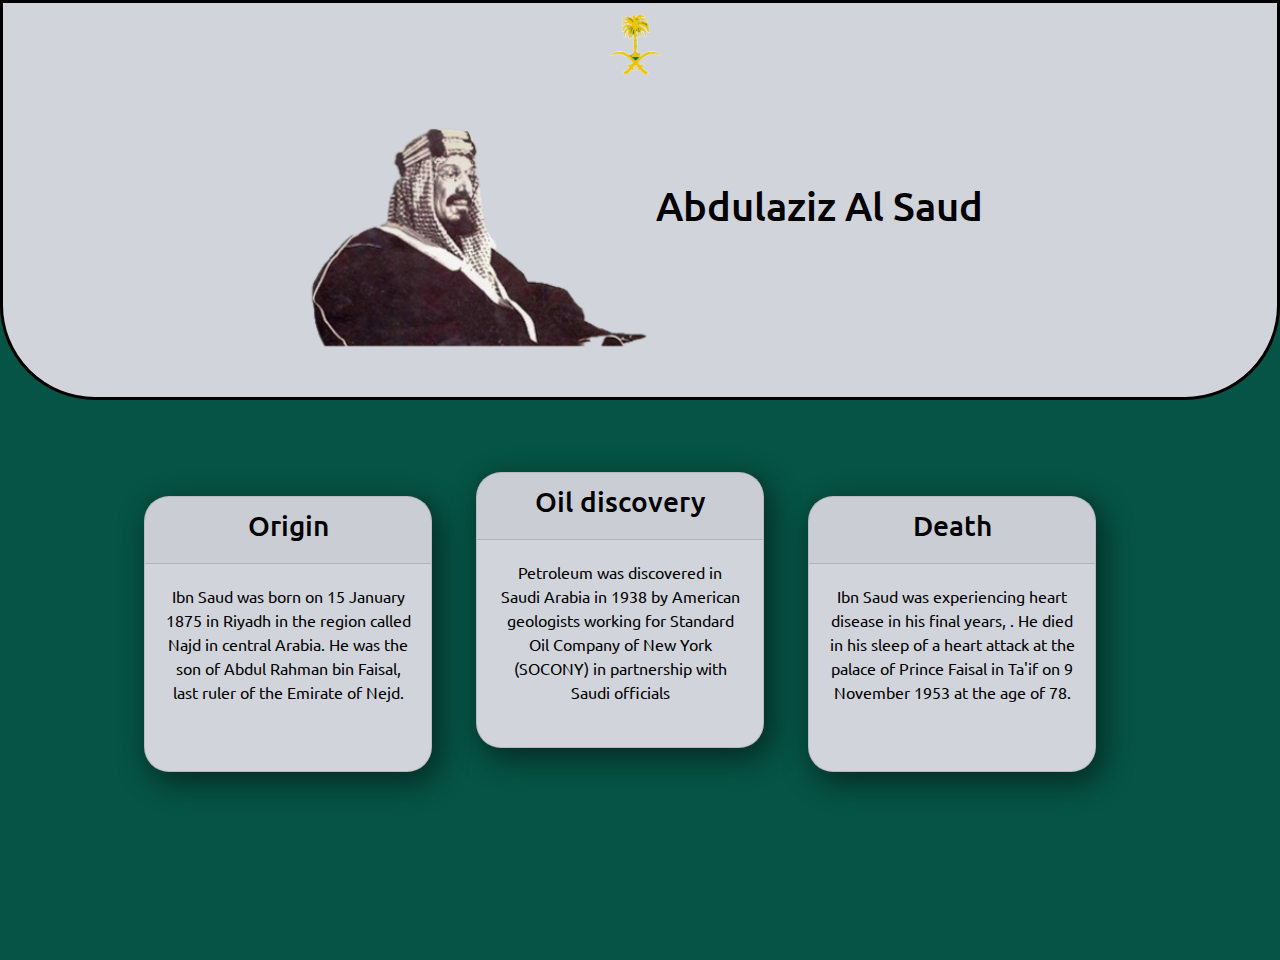
<file: aziz.html>
<!DOCTYPE html>
<html lang="en">
<head>
    <meta charset="UTF-8">
    <meta name="viewport" content="width=device-width, initial-scale=1.0">
    <title>King Abdulaziz</title>
    <link rel="stylesheet" href="https://stackpath.bootstrapcdn.com/bootstrap/4.5.2/css/bootstrap.min.css">
    <link rel="stylesheet" href="styles.css">
    <link href="https://fonts.googleapis.com/css2?family=Ubuntu:wght@500&display=swap" rel="stylesheet">
    <link href="https://fonts.googleapis.com/css2?family=Ubuntu:wght@300&display=swap" rel="stylesheet">


</head>
<body>
    
    

      <div class="header">
        <ul class="nav   justify-content-center">
          
          <li class="nav-item">
            <a class="nav-link" href="index.html"><img class="logo" src="addd.png" alt=""> </a>
          </li>
          
         
        </ul>
         <div class="himg">   <h1 class="name" > <span><img class="aziz" src="tAziz2.png" alt=""></span>  Abdulaziz Al Saud</h1> </div>

      </div>
             
        
    
       <div class="container-fluid" >


         
        <div class="Who">
            
             

          <div class="card text-white smallcard mb-3" style="max-width: 18rem;  ">
            <div class="card-header"><h3>Origin</h3></div>
            <div class="card-body">
              
              <p class="card-text">Ibn Saud was born on 15 January 1875 in Riyadh in the region called Najd in central Arabia. He was the son of Abdul Rahman bin Faisal, last ruler of the Emirate of Nejd.</p>
            </div>
          </div>
          <div class="card text-white smallcard mb-3" style="max-width: 18rem;  ">
            <div class="card-header"><h3>Oil discovery </h3></div>
            <div class="card-body">
              
              <p class="card-text">Petroleum was discovered in Saudi Arabia in 1938 by American geologists working for Standard Oil Company of New York (SOCONY) in partnership with Saudi officials </p>
            </div>
          </div>
          <div class="card text-white smallcard mb-3 " style="max-width: 18rem;">
            <div class="card-header"><h3>Death</h3></div>
            <div class="card-body">
              
              <p class="card-text">Ibn Saud was experiencing heart disease in his final years, .  He died in his sleep of a heart attack at the palace of Prince Faisal in Ta'if on 9 November 1953 at the age of 78.</p>
            </div>
          </div>
           


        </div>



       </div>


     
    
</body>
</html>
</file>
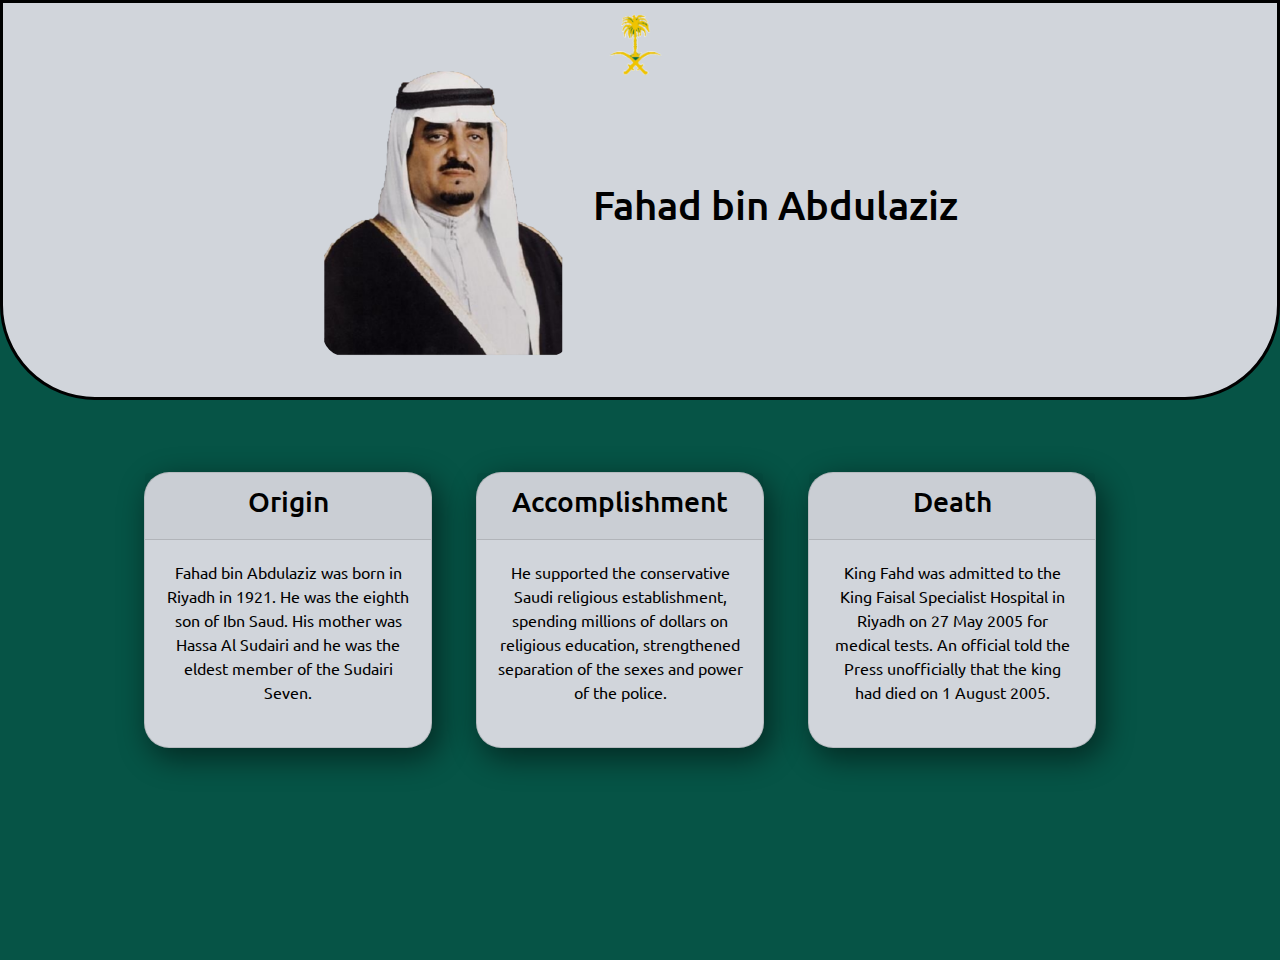
<file: Fahad.html>
<!DOCTYPE html>
<html lang="en">
<head>
    <meta charset="UTF-8">
    <meta name="viewport" content="width=device-width, initial-scale=1.0">
    <title>King Fahad</title>
    <link rel="stylesheet" href="https://stackpath.bootstrapcdn.com/bootstrap/4.5.2/css/bootstrap.min.css">
    <link rel="stylesheet" href="styles.css">
    <link href="https://fonts.googleapis.com/css2?family=Ubuntu:wght@500&display=swap" rel="stylesheet">
    <link href="https://fonts.googleapis.com/css2?family=Ubuntu:wght@300&display=swap" rel="stylesheet">


</head>
<body>
    
    

      <div class="header">
        <ul class="nav   justify-content-center">
          
          
          <li class="nav-item">
            <a class="nav-link" href="index.html"><img class="logo" src="addd.png" alt=""> </a>
          </li>
          
          
        </ul>
         <div class="himg">   <h1 class="name" > <span><img class="fahad" src="king fahad.png" alt=""></span> Fahad bin Abdulaziz</h1> </div>

      </div>
             
        
    
       <div class="container-fluid" >


         
        <div class="Who">
            
             

          <div class="card text-white smallcard mb-3" style="max-width: 18rem;  ">
            <div class="card-header"><h3>Origin</h3></div>
            <div class="card-body">
              
              <p class="card-text">Fahad bin Abdulaziz was born in Riyadh in 1921. He was the eighth son of Ibn Saud. His mother was Hassa Al Sudairi and he was the eldest member of the Sudairi Seven.</p>
            </div>
          </div>
          <div class="card text-white smallcard mb-3" style="max-width: 18rem;  ">
            <div class="card-header"><h3>Accomplishment</h3></div>
            <div class="card-body">
              
              <p class="card-text">He supported the conservative Saudi religious establishment, spending millions of dollars on religious education, strengthened separation of the sexes and power of the police. </p>
            </div>
          </div>
          <div class="card text-white smallcard mb-3 " style="max-width: 18rem;">
            <div class="card-header"><h3>Death</h3></div>
            <div class="card-body">
              
              <p class="card-text">King Fahd was admitted to the King Faisal Specialist Hospital in Riyadh on 27 May 2005 for  medical tests. An official  told the  Press unofficially that the king had died on 1 August 2005.</p>
            </div>
          </div>
           


        </div>



       </div>


     
    
</body>
</html>
</file>
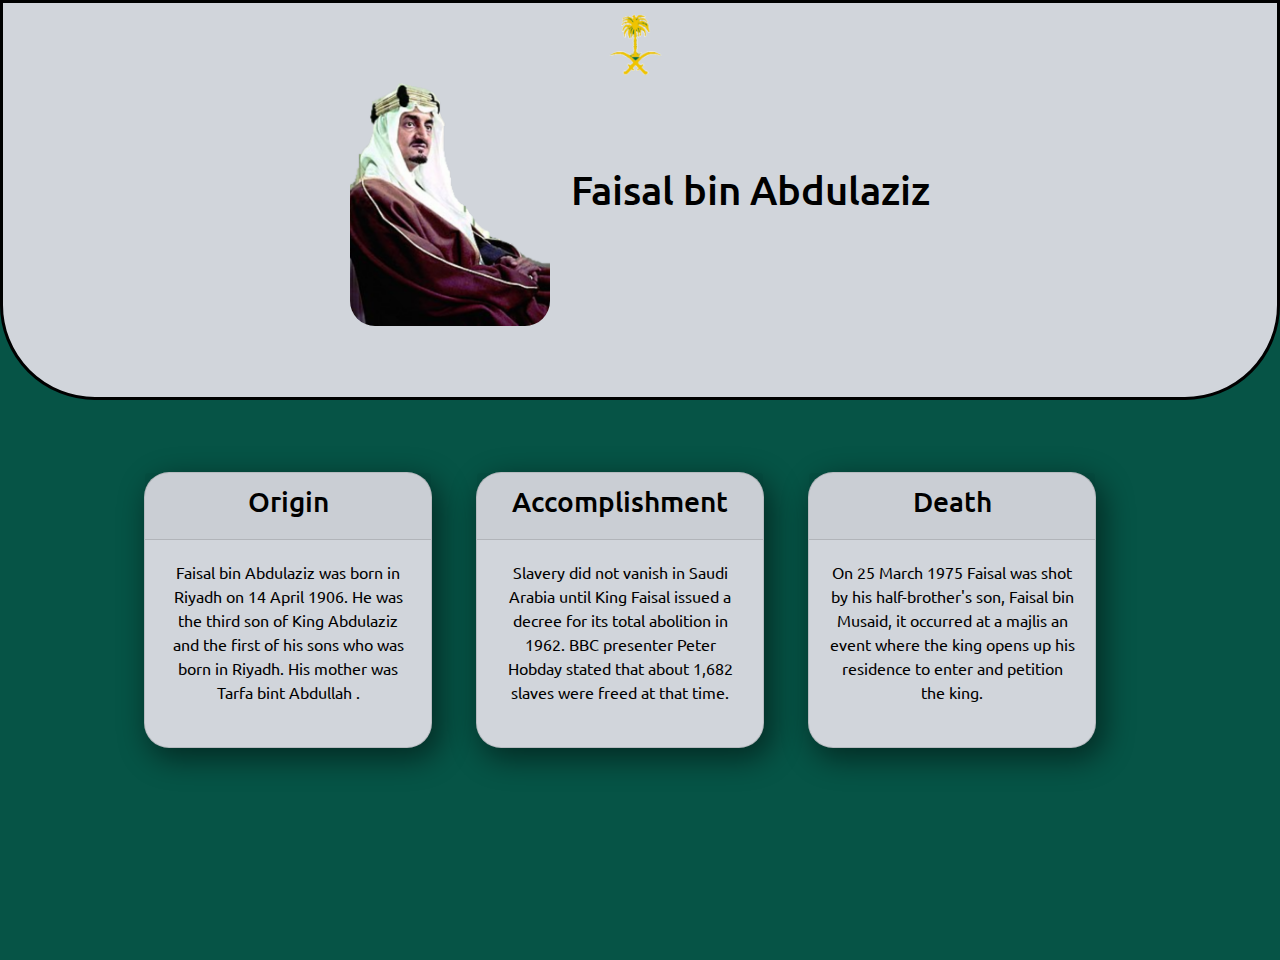
<file: Faisal.html>
<!DOCTYPE html>
<html lang="en">
<head>
    <meta charset="UTF-8">
    <meta name="viewport" content="width=device-width, initial-scale=1.0">
    <title>King Faisal</title>
    <link rel="stylesheet" href="https://stackpath.bootstrapcdn.com/bootstrap/4.5.2/css/bootstrap.min.css">
    <link rel="stylesheet" href="styles.css">
    <link href="https://fonts.googleapis.com/css2?family=Ubuntu:wght@500&display=swap" rel="stylesheet">
    <link href="https://fonts.googleapis.com/css2?family=Ubuntu:wght@300&display=swap" rel="stylesheet">


</head>
<body>
    
    

      <div class="header">
        <ul class="nav   justify-content-center">
          
          <li class="nav-item">
            <a class="nav-link" href="index.html"><img class="logo" src="addd.png" alt=""> </a>
          </li>
          
          
        </ul>
         <div class="himg">   <h1 class="name" > <span><img class="Faisal" src="Faisal.png" alt=""></span> Faisal bin Abdulaziz</h1> </div>

      </div>
             
        
    
       <div class="container-fluid" >


         
        <div class="Who">
            
             

          <div class="card text-white smallcard mb-3" style="max-width: 18rem;  ">
            <div class="card-header"><h3>Origin</h3></div>
            <div class="card-body">
              
              <p class="card-text">Faisal bin Abdulaziz was born in Riyadh on 14 April 1906. He was the third son of King Abdulaziz and the first of his sons who was born in Riyadh. His mother was Tarfa bint Abdullah .</p>
            </div>
          </div>
          <div class="card text-white smallcard mb-3" style="max-width: 18rem;  ">
            <div class="card-header"><h3>Accomplishment</h3></div>
            <div class="card-body">
              
              <p class="card-text">Slavery did not vanish in Saudi Arabia until King Faisal issued a decree for its total abolition in 1962. BBC presenter Peter Hobday stated that about 1,682 slaves were freed at that time. </p>
            </div>
          </div>
          <div class="card text-white smallcard mb-3 " style="max-width: 18rem;">
            <div class="card-header"><h3>Death</h3></div>
            <div class="card-body">
              
              <p class="card-text">On 25 March 1975 Faisal was shot by his half-brother's son, Faisal bin Musaid, it occurred at a majlis an event where the king opens up his residence to enter and petition the king.</p>
            </div>
          </div>
           


        </div>



       </div>


     
    
</body>
</html>
</file>
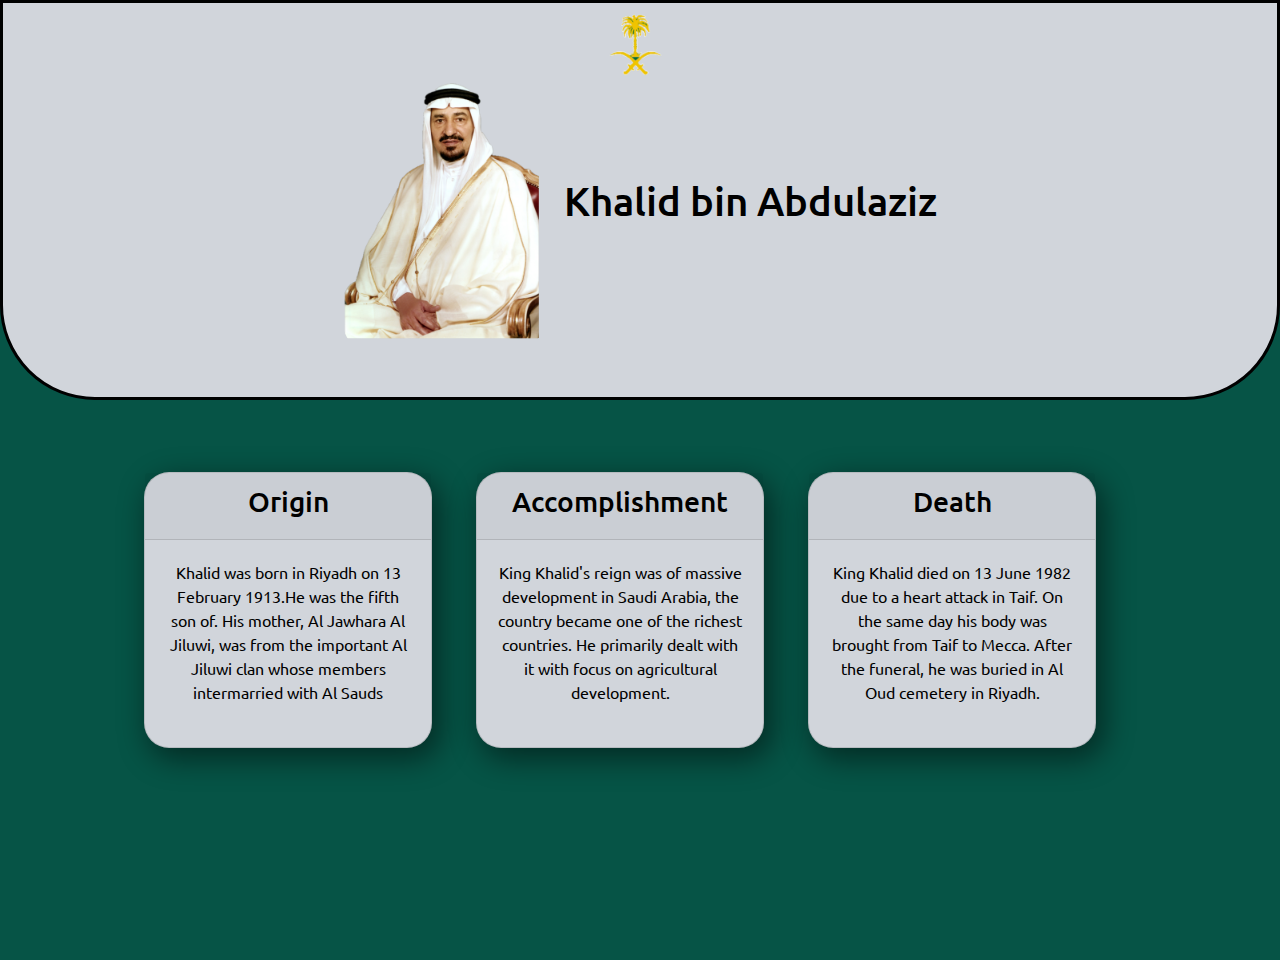
<file: khalid.html>
<!DOCTYPE html>
<html lang="en">
<head>
    <meta charset="UTF-8">
    <meta name="viewport" content="width=device-width, initial-scale=1.0">
    <title>King Khalid</title>
    <link rel="stylesheet" href="https://stackpath.bootstrapcdn.com/bootstrap/4.5.2/css/bootstrap.min.css">
    <link rel="stylesheet" href="styles.css">
    <link href="https://fonts.googleapis.com/css2?family=Ubuntu:wght@500&display=swap" rel="stylesheet">
    <link href="https://fonts.googleapis.com/css2?family=Ubuntu:wght@300&display=swap" rel="stylesheet">


</head>
<body>
    
    

      <div class="header">
        <ul class="nav   justify-content-center">
          
          <li class="nav-item">
            <a class="nav-link" href="index.html"><img class="logo" src="addd.png" alt=""> </a>
          </li>
          
          
        </ul>
         <div class="himg">   <h1 class="name" > <span><img class="Khalid" src="Khalid.png" alt=""></span> Khalid bin Abdulaziz</h1> </div>

      </div>
             
        
    
       <div class="container-fluid" >


         
        <div class="Who">
            
             

          <div class="card text-white smallcard mb-3" style="max-width: 18rem;  ">
            <div class="card-header"><h3>Origin</h3></div>
            <div class="card-body">
              
              <p class="card-text">Khalid was born in Riyadh on 13 February 1913.He was the fifth son of. His mother, Al Jawhara  Al Jiluwi, was from the important Al Jiluwi clan whose members intermarried with Al Sauds</p>
            </div>
          </div>
          <div class="card text-white smallcard mb-3" style="max-width: 18rem;  ">
            <div class="card-header"><h3>Accomplishment</h3></div>
            <div class="card-body">
              
              <p class="card-text">King Khalid's reign was of massive development in Saudi Arabia, the country became one of the richest countries. He primarily dealt with it with focus on agricultural development. </p>
            </div>
          </div>
          <div class="card text-white smallcard mb-3 " style="max-width: 18rem;">
            <div class="card-header"><h3>Death</h3></div>
            <div class="card-body">
              
              <p class="card-text">King Khalid died on 13 June 1982 due to a heart attack in Taif. On the same day his body was brought from Taif to Mecca. After the funeral, he was buried in Al Oud cemetery in Riyadh.</p>
            </div>
          </div>
           


        </div>



       </div>


     
    
</body>
</html>
</file>
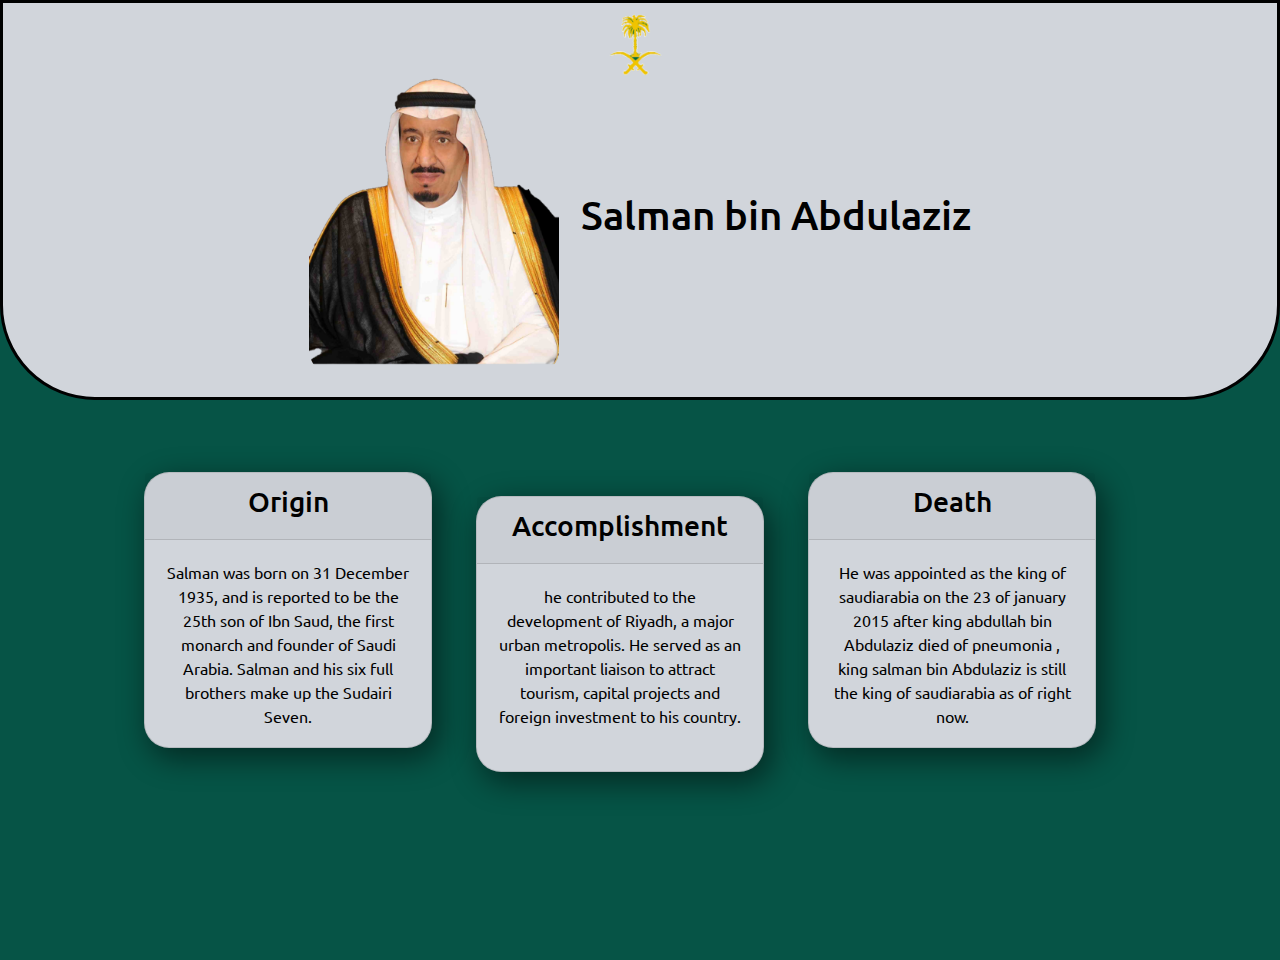
<file: Salman.html>
<!DOCTYPE html>
<html lang="en">
<head>
    <meta charset="UTF-8">
    <meta name="viewport" content="width=device-width, initial-scale=1.0">
    <title>King Salman</title>
    <link rel="stylesheet" href="https://stackpath.bootstrapcdn.com/bootstrap/4.5.2/css/bootstrap.min.css">
    <link rel="stylesheet" href="styles.css">
    <link href="https://fonts.googleapis.com/css2?family=Ubuntu:wght@500&display=swap" rel="stylesheet">
    <link href="https://fonts.googleapis.com/css2?family=Ubuntu:wght@300&display=swap" rel="stylesheet">


</head>
<body>
    
    

      <div class="header">
        <ul class="nav   justify-content-center">
          
          
          <li class="nav-item">
            <a class="nav-link" href="index.html"><img class="logo" src="addd.png" alt=""> </a>
          </li>
          
          
        </ul>
         <div class="himg">   <h1 class="name" > <span><img class="fahad" src="King salman.png" alt=""></span> Salman bin Abdulaziz</h1> </div>

      </div>
             
        
    
       <div class="container-fluid" >


         
        <div class="Who">
            
             

          <div class="card text-white smallcard mb-3" style="max-width: 18rem;  ">
            <div class="card-header"><h3>Origin</h3></div>
            <div class="card-body">
              
              <p class="card-text">Salman was born on 31 December 1935, and is reported to be the 25th son of Ibn Saud, the first monarch and founder of Saudi Arabia. Salman and his six full brothers make up the Sudairi Seven.</p>
            </div>
          </div>
          <div class="card text-white smallcard mb-3" style="max-width: 18rem;  ">
            <div class="card-header"><h3>Accomplishment</h3></div>
            <div class="card-body">
              
              <p class="card-text">he contributed to the development of Riyadh, a major urban metropolis. He served as an important liaison to attract tourism, capital projects and foreign investment to his country.  </p>
            </div>
          </div>
          <div class="card text-white smallcard mb-3 " style="max-width: 18rem;">
            <div class="card-header"><h3>Death</h3></div>
            <div class="card-body">
              
              <p class="card-text">He was appointed as the king of saudiarabia on the 23 of january 2015 after king abdullah bin Abdulaziz died of pneumonia , king salman bin Abdulaziz is still the king of saudiarabia as of right now.</p>
            </div>
          </div>
           


        </div>



       </div>


     
    
</body>
</html>
</file>
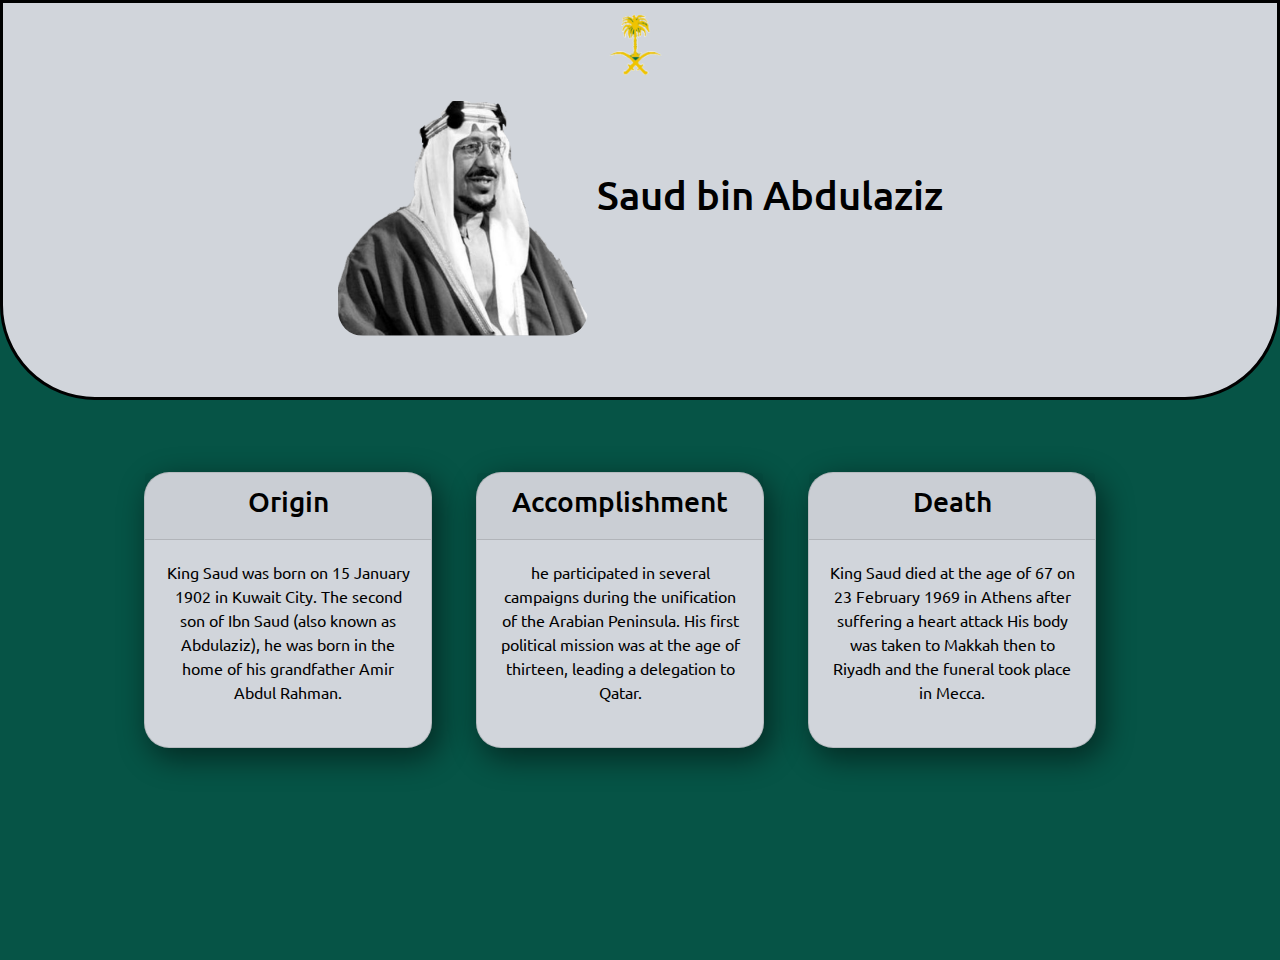
<file: saud.html>
<!DOCTYPE html>
<html lang="en">
<head>
    <meta charset="UTF-8">
    <meta name="viewport" content="width=device-width, initial-scale=1.0">
    <title>King Saud</title>
    <link rel="stylesheet" href="https://stackpath.bootstrapcdn.com/bootstrap/4.5.2/css/bootstrap.min.css">
    <link rel="stylesheet" href="styles.css">
    <link href="https://fonts.googleapis.com/css2?family=Ubuntu:wght@500&display=swap" rel="stylesheet">
    <link href="https://fonts.googleapis.com/css2?family=Ubuntu:wght@300&display=swap" rel="stylesheet">


</head>
<body>
    
    

      <div class="header">
        <ul class="nav   justify-content-center">
          
          <li class="nav-item">
            <a class="nav-link" href="index.html"><img class="logo" src="addd.png" alt=""> </a>
          </li>
          
          
        </ul>
         <div class="himg">   <h1 class="name" > <span><img class="Saud" src="Saud1.png" alt=""></span> Saud bin Abdulaziz</h1> </div>

      </div>
             
        
    
       <div class="container-fluid" >


         
        <div class="Who">
            
             

          <div class="card text-white smallcard mb-3" style="max-width: 18rem;  ">
            <div class="card-header"><h3>Origin</h3></div>
            <div class="card-body">
              
              <p class="card-text">King Saud was born on 15 January 1902 in Kuwait City. The second son of Ibn Saud (also known as Abdulaziz), he was born in the home of his grandfather Amir Abdul Rahman.</p>
            </div>
          </div>
          <div class="card text-white smallcard mb-3" style="max-width: 18rem;  ">
            <div class="card-header"><h3>Accomplishment</h3></div>
            <div class="card-body">
              
              <p class="card-text">he participated in several campaigns during the unification of the Arabian Peninsula. His first political mission was at the age of thirteen, leading a delegation to Qatar. </p>
            </div>
          </div>
          <div class="card text-white smallcard mb-3 " style="max-width: 18rem;">
            <div class="card-header"><h3>Death</h3></div>
            <div class="card-body">
              
              <p class="card-text">King Saud died at the age of 67 on 23 February 1969 in Athens after suffering a heart attack His body was taken to Makkah then to Riyadh and the funeral  took place  in Mecca.</p>
            </div>
          </div>
           


        </div>



       </div>


     
    
</body>
</html>
</file>
<file: styles.css>
div { 
    -moz-box-sizing: border-box; 
    -webkit-box-sizing: border-box; 
     box-sizing: border-box; 
}


body{
    background-color: #065446;
    text-align: center;
    color:black;
    scroll-behavior: smooth;
    font-family: 'Ubuntu', sans-serif;

}
.logo{
    height: 75px;
    border-radius: 100%;
    width: 110px;
    margin-bottom: 20px;
}
.logo1{
    height: 50px;
    width:70px;
    margin-top: 8%;
}
.logo2{
    height: 70px;
    width: 70px;
}
.lk {
    padding-top: 15px;
}

.nav{
    height: 50px;
    z-index: 10;
}

.link{
    z-index: 10;
    position: absolute;
    width: 100%;
    

}
.bigCard{
    min-width: 30%;
    min-width: 671px;
}
.card{

background-color:  #d1d5db;
margin-left: auto;
margin-right: 40px;
margin-top: 8vh;
border-radius:25px;
transition: transform .2s;

max-height: 329px;

box-sizing: border-box;
display: inline-block;
box-shadow: 6px 9px 30px 2px rgba(0,0,0,0.49);
height: 276px;
}



.card:hover{
    animation-name: hoover;
    animation-duration: 2s;
    transform: scale(1.1);
    box-shadow: 6px 9px 30px 2px rgba(0,0,0,0.49); 
}

.btn{
    margin-top: 4vh;
}

@keyframes hoover {

0% {        }
100% {      box-shadow: 6px 9px 30px 2px rgba(0,0,0,0.49);     }

}

p{
    position: relative;
    font-family: 'Ubuntu', sans-serif;
    

    
}

.photo{
    height: 275px;
    width: 230px;
    border-radius: 25px;
}


.indexx{
    padding-left: 25px;
}



a{
    color: black;
    font-family: 'Ubuntu', sans-serif;
    font-size: 1rem;

}

.bg1{

   display: inline-block;
    height: 300px;
    width: 200px;
}
.wrapper{
    margin-left: auto;
    margin-right: auto;
}
.aziz{
    border-radius: 25px;
  width: 350px;
    margin-top: 5%; 
}

.Saud{
    width: 250px;
    margin-top: 3%;
    border-radius: 25px;
}
.fahad{
    width: 250px;
    margin-top: 0%;
    margin-right: 1%;
    border-radius: 25px;
}

.Khalid{
    width: 200px;
    border-radius: 25px;
    margin-right: 1%;
    margin-top: 1%;
}
.Faisal{
    width: 200px;
    border-radius: 25px;
    margin-right:  1%;
    margin-top: 1%;
}

.par{
    font-size: 1.4rem;
    overflow: hidden;
   text-overflow: ellipsis;
   display: -webkit-box;
   -webkit-line-clamp: 2; /* number of lines to show */
   -webkit-box-orient: vertical;
   padding-top: 50px;
}

.container-fluid{
    
    
    
    
    height: 560px;
}
.title{
    padding-top: 100px;
}
.titleH2{
    margin-top: 5%;
}
.header{
    width: 100%;
    height: 400px;
    background-color: #d1d5db;
    display: inline-block;
    border-radius: 0 0 95px 95px; 
    border-style: solid;
    border-width: 3px;
    border-color:black;
}

.name{
    padding-top: 10px;
    font-family: 'Ubuntu', sans-serif;
}

.card-text, .card-header, .card-title {
    color: black;
    text-align: center;
}

.achi{
    text-align: center;
    color: white;
    margin-top: 5vh;
}
.view{
    color: white;
}

.slider{
    z-index: -1;
    
    height: 950px;
}

.sliderIMG{
    height: 950px;
   
}
.sliderIMG1{
    height: 950px;
}
.carousel-inner{
    width: 100%;
    height: 950px;

}

.info{
    width: 100%;
    height: 1000px;
    
    
}
.infographic{
    border-radius: 40px;
    margin-left: 1%;
    margin-top: 10%;
    margin-bottom: 14%;
    height: 35%;
    width: 30%;
}
.infographic1{
    border-radius: 40px;
    margin-left: 5%;
    margin-bottom: 1%;
    height: 40%;
    width: 25%;
}

.infographic2{
    border-radius: 40px;
    margin-left: 5%;
    margin-top: 1%;
    margin-bottom: 3%;
    height: 45%;
    width: 20%;
}
h2 {color: white;}

.slider-p{
    color: white;
    font-weight: 1000;
    letter-spacing: 1px;
    font-size: 1.3rem;
}
.middle {
    transition: .5s ease;
    opacity: 0;
    position: absolute;
    top: 50%;
    left: 50%;
    transform: translate(-50%, -50%);
    -ms-transform: translate(-50%, -50%);
    text-align: center;
    margin-top: 6%;
  }
  .slider:hover .sliderIMG {
    opacity: 0.3;
  }
  
  .slider:hover .middle {
    opacity: 1;
  }

  .text-update{
      height: 70px;
      overflow: hidden;
      position: relative;
      display: flex;
      align-items: center;
      
  }
  .news{
      margin-top: 0%;
      background-color: #026e5a;
      
  }
  .text-update p{
      position: absolute;
      width: 600%;
      margin: 0;
      transform: translateX(100%);
      animation: moving 45s linear infinite;
      
  }
  .ticker{
      margin-left: 1.2%;
      color: white;
  }
  .footer{
    margin-top: 5%;
    background-color: #026e5a;
    height: 100px;
  }
  @keyframes moving {
      0%{
          transform: translateX(100%);
      }
     100%{
        transform: translateX(-100%);
    }
  }
  

@media only screen and (max-width: 1425px) {
    .bigCard {
        min-width: 630px;
        max-width: 630px;
       
   }
   .text-update p{
       width: 850%;
       animation: moving 55s linear infinite;
   }
</file>
